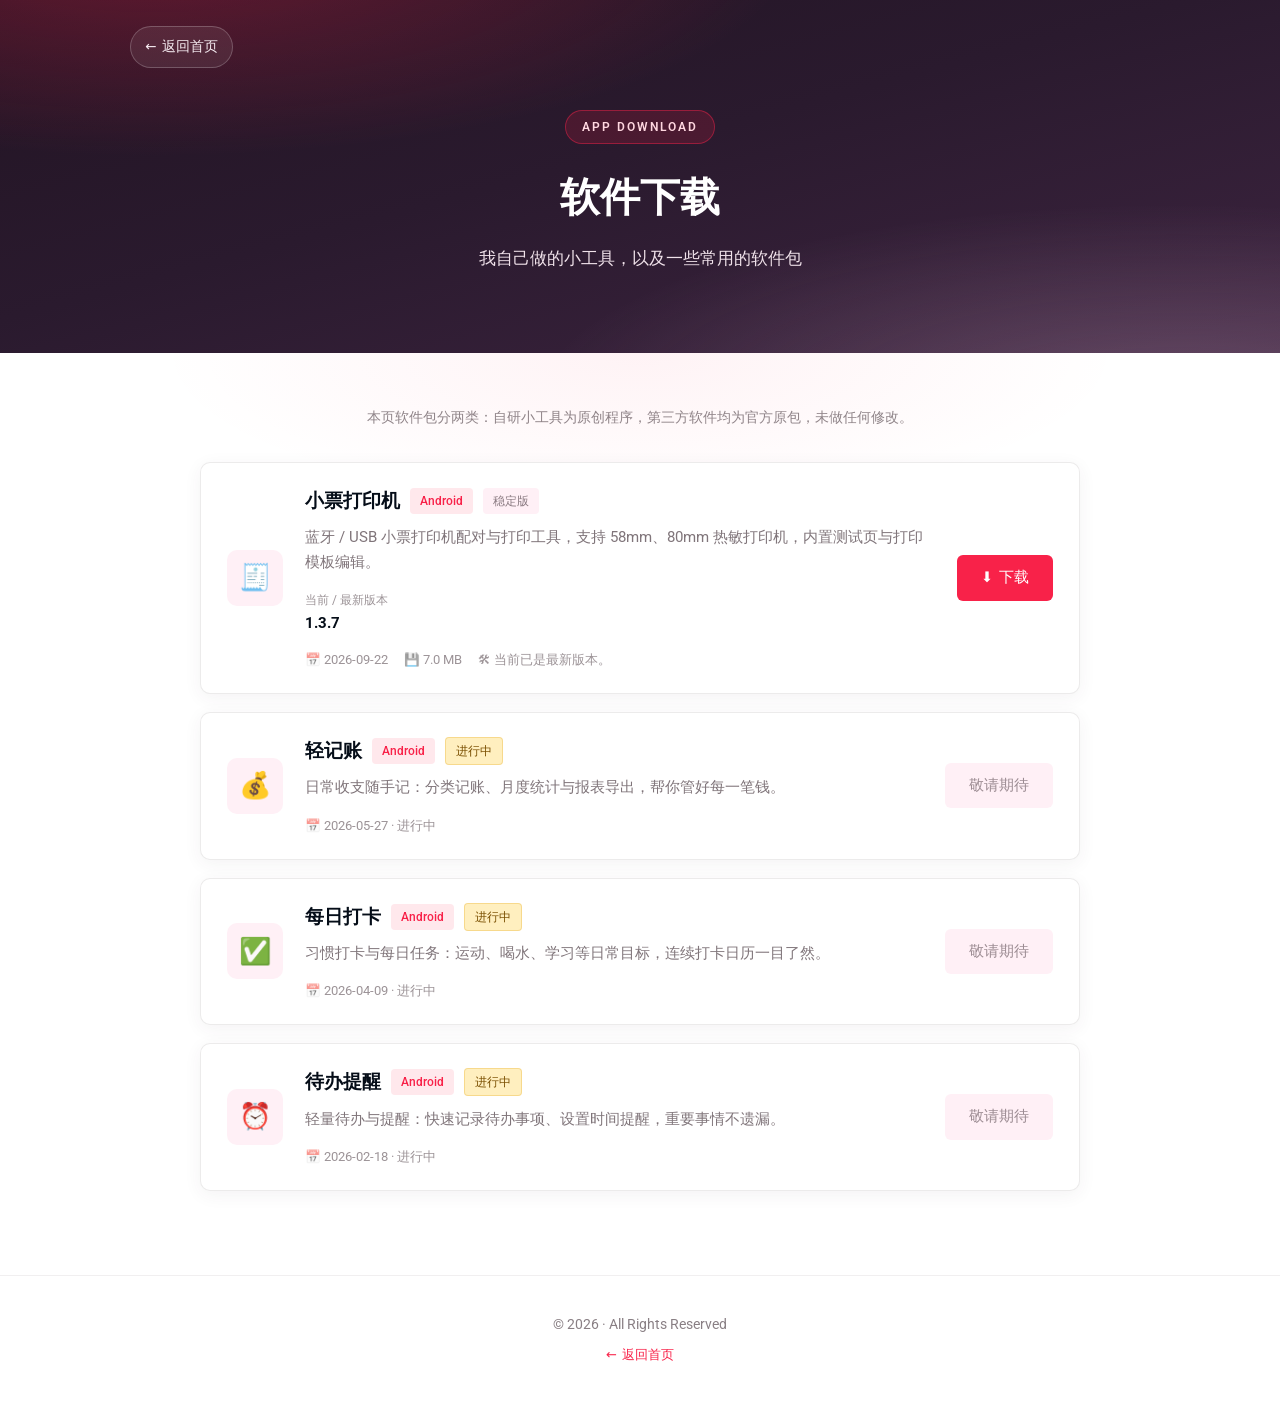
<file: download/index.html>
<!DOCTYPE html>
<html lang="zh-CN">

<head>
  <meta charset="utf-8">
  <meta content="width=device-width, initial-scale=1.0" name="viewport">
  <title>软件下载</title>
  <meta content="软件包下载页：Android / Windows / macOS 安装包。" name="description">

  <!-- 字体（公共 CDN） -->
  <link
    href="https://fonts.googleapis.com/css2?family=Roboto:wght@300;400;500;700&family=Raleway:wght@500;600;700&display=swap"
    rel="stylesheet">

  <!-- 站点主题 + 独立下载页样式 -->
  <link href="../assets/css/main.css" rel="stylesheet">
  <link href="../assets/css/download.css" rel="stylesheet">
</head>

<body class="download-page">

  <!-- ======= 顶部：返回首页 ======= -->
  <header class="dl-hero">
    <div class="dl-shell">
      <div class="dl-hero__top">
        <a href="../" class="dl-back">
          <span class="dl-back__arrow" aria-hidden="true">←</span> 返回首页
        </a>
      </div>

      <div class="dl-hero__body">
        <span class="dl-kicker">APP Download</span>
        <h1 id="pageTitle">软件下载</h1>
        <p class="dl-hero__lead" id="pageSubtitle"></p>
      </div>
    </div>
  </header>

  <!-- ======= 主体：居中卡片列表 ======= -->
  <main class="dl-main">
    <div class="dl-shell">
      <div class="dl-wrap">
        <p class="dl-note" id="pageNote"></p>
        <div class="pkg-list" id="pkgList">
          <div class="text-center text-muted py-5">列表加载中…</div>
        </div>
      </div>
    </div>
  </main>

  <!-- ======= 页脚 ======= -->
  <footer class="dl-footer">
    <p>© <span>2026</span> · All Rights Reserved</p>
    <a class="dl-footer__link" href="../"><span aria-hidden="true">←</span> 返回首页</a>
  </footer>

  <!-- 回到顶部 -->
  <a href="#" id="scrollTop" class="scroll-top" aria-label="回到顶部">
    <svg width="22" height="22" viewBox="0 0 16 16" fill="none" aria-hidden="true">
      <path d="M8 12V4m0 0L4 8m4-4l4 4" stroke="#fff" stroke-width="2" stroke-linecap="round"
        stroke-linejoin="round" />
    </svg>
  </a>

  <script src="../assets/js/download.js"></script>
  <script>
    (function () {
      'use strict';
      var top = document.getElementById('scrollTop');
      if (!top) return;
      top.addEventListener('click', function (e) {
        e.preventDefault();
        window.scrollTo({ top: 0, behavior: 'smooth' });
      });
      window.addEventListener('scroll', function () {
        top.classList.toggle('active', window.scrollY > 400);
      }, { passive: true });
    })();
  </script>
</body>

</html>
</file>
<file: assets/css/download.css>
/* ============================================================
   下载独立页 download/index.html
   无左侧导航 · 内容居中 · 移动端适配
   说明：复用 main.css 中的配色变量（粉紫主题）与 .pkg 卡片样式
   ============================================================ */

/* —— 独立页基础（本页不再引入 Bootstrap，补齐最小重置） —— */
body.download-page {
  margin: 0;
  background-color: var(--background-color);
}

.download-page *,
.download-page *::before,
.download-page *::after {
  box-sizing: border-box;
}

.download-page .dl-shell {
  width: 100%;
  max-width: 1060px;
  margin: 0 auto;
  padding: 0 20px;
}

.download-page .dl-wrap {
  max-width: 880px;
  margin: 0 auto;
}

/* 兼容 download.js 生成的加载/错误占位文本（原依赖 Bootstrap 工具类） */
.download-page .text-center {
  text-align: center;
}

.download-page .text-muted {
  color: color-mix(in srgb, var(--default-color), transparent 42%);
}

.download-page .py-5 {
  padding-top: 3rem;
  padding-bottom: 3rem;
}

/* ============================================================
   顶部 Hero（深紫 + 玫红光晕）
   ============================================================ */
.dl-hero {
  position: relative;
  padding: 26px 0 80px;
  text-align: center;
  overflow: hidden;
  background:
    radial-gradient(70% 300px at 12% -60px, rgba(248, 34, 73, .32), transparent 72%),
    radial-gradient(70% 280px at 92% 115%, rgba(205, 169, 194, .3), transparent 72%),
    linear-gradient(165deg, #221423 0%, #2a1a2e 46%, #3d2440 100%);
}

.dl-hero__top {
  display: flex;
  align-items: center;
  justify-content: space-between;
  gap: 14px;
  text-align: left;
}

.dl-brand {
  display: inline-flex;
  align-items: center;
  gap: 10px;
  font-family: var(--heading-font);
  font-size: 19px;
  font-weight: 700;
  color: #fff;
}

.dl-brand:hover {
  color: #fff;
  opacity: .9;
}

.dl-brand__mark {
  width: 34px;
  height: 34px;
  display: grid;
  place-items: center;
  border-radius: 10px;
  font-size: 20px;
  line-height: 1;
  color: #fff;
  background: linear-gradient(135deg, #f82249, #ff5f7e);
  box-shadow: 0 6px 16px rgba(248, 34, 73, .35);
}

.dl-back {
  display: inline-flex;
  align-items: center;
  gap: 6px;
  padding: 8px 14px;
  border-radius: 999px;
  border: 1px solid rgba(255, 255, 255, .22);
  background: rgba(255, 255, 255, .07);
  color: #f7edf2;
  font-size: 13.5px;
  white-space: nowrap;
  transition: .25s;
}

.dl-back:hover {
  color: #fff;
  border-color: rgba(255, 255, 255, .4);
  background: rgba(255, 255, 255, .14);
}

.dl-back .dl-back__arrow {
  transition: transform .25s;
}

.dl-back:hover .dl-back__arrow {
  transform: translateX(-3px);
}

.dl-hero__body {
  margin-top: 42px;
}

.dl-kicker {
  display: inline-block;
  padding: 6px 16px;
  border-radius: 999px;
  font-size: 11.5px;
  font-weight: 600;
  letter-spacing: .18em;
  text-transform: uppercase;
  color: #ffd7e0;
  background: rgba(248, 34, 73, .16);
  border: 1px solid rgba(248, 34, 73, .45);
}

.dl-hero h1 {
  margin: 18px auto 12px;
  color: #fff;
  font-size: clamp(27px, 4.4vw, 40px);
  font-weight: 700;
}

.dl-hero__lead {
  margin: 0 auto;
  max-width: 620px;
  color: #f0e2ea;
  font-size: clamp(14px, 2vw, 16.5px);
  line-height: 1.8;
}

.dl-hero__lead:empty {
  display: none;
}

/* ============================================================
   主体（居中卡片列表）
   ============================================================ */
.dl-main {
  position: relative;
  padding: 52px 0 84px;
  background:
    radial-gradient(620px 200px at 50% 0%, rgba(248, 34, 73, .055), transparent 78%),
    var(--background-color);
}

.dl-note {
  margin: 0 auto 32px;
  max-width: 680px;
  text-align: center;
  font-size: 13.5px;
  color: color-mix(in srgb, var(--default-color), transparent 38%);
  line-height: 1.8;
}

.dl-note:empty {
  display: none;
}

.dl-main .pkg {
  box-shadow: 0 4px 18px rgba(74, 59, 66, .06);
}

.dl-main .pkg:hover {
  box-shadow: 0 14px 34px rgba(74, 59, 66, .12);
}

/* “进行中（开发中）”角标（badge 基础样式来自 main.css） */
.download-page .pkg .badge--wip {
  color: #7a4f00;
  background: #ffefbf;
  border: 1px solid rgba(224, 158, 10, .28);
}

/* 卡片入场动画（列表由 download.js 动态填充） */
@keyframes dlRise {
  from {
    opacity: 0;
    transform: translateY(16px);
  }
  to {
    opacity: 1;
    transform: none;
  }
}

.dl-main .pkg-list .pkg {
  animation: dlRise .5s cubic-bezier(.22, .61, .36, 1) both;
}

.dl-main .pkg-list .pkg:nth-child(1) { animation-delay: .04s; }
.dl-main .pkg-list .pkg:nth-child(2) { animation-delay: .09s; }
.dl-main .pkg-list .pkg:nth-child(3) { animation-delay: .14s; }
.dl-main .pkg-list .pkg:nth-child(4) { animation-delay: .19s; }
.dl-main .pkg-list .pkg:nth-child(5) { animation-delay: .24s; }
.dl-main .pkg-list .pkg:nth-child(n+6) { animation-delay: .28s; }

/* ============================================================
   页脚
   ============================================================ */
.dl-footer {
  padding: 36px 0 46px;
  text-align: center;
  font-size: 14px;
  color: color-mix(in srgb, var(--default-color), transparent 35%);
  border-top: 1px solid color-mix(in srgb, var(--default-color), transparent 92%);
  background: #fff;
}

.dl-footer p {
  margin: 0;
}

.dl-footer .dl-footer__link {
  display: inline-flex;
  align-items: center;
  gap: 5px;
  margin-top: 8px;
  font-size: 13px;
  color: var(--accent-color);
}

.dl-footer .dl-footer__link:hover {
  color: color-mix(in srgb, var(--accent-color), transparent 25%);
}

/* ============================================================
   移动端适配
   ============================================================ */
@media (max-width: 767px) {
  .download-page .dl-shell {
    padding: 0 16px;
  }

  .dl-hero {
    padding: 18px 0 58px;
  }

  .dl-hero__body {
    margin-top: 30px;
  }

  .dl-main {
    padding: 34px 0 58px;
  }

  .dl-note {
    margin-bottom: 26px;
  }
}

@media (max-width: 600px) {
  .dl-hero__top {
    flex-direction: column;
    align-items: center;
    text-align: center;
  }

  .dl-brand {
    font-size: 18px;
  }
}

@media (max-width: 480px) {
  .dl-main .pkg {
    padding: 18px 16px;
    gap: 14px 12px;
  }

  .dl-main .pkg__icon {
    width: 46px;
    height: 46px;
    font-size: 21px;
    border-radius: 8px;
  }

  .dl-main .pkg__title h3 {
    font-size: 17px;
  }
}
</file>
<file: assets/css/main.css>
/**
 * 小鹿 · 个人博客
 * 视觉参考 iPortfolio (BootstrapMade)，配色与文案已本地化
 */

:root {
  --default-font: "Roboto", system-ui, -apple-system, "Segoe UI", "PingFang SC", "Microsoft YaHei", sans-serif;
  --heading-font: "Raleway", "PingFang SC", "Microsoft YaHei", sans-serif;
  --nav-font: "Poppins", "PingFang SC", "Microsoft YaHei", sans-serif;

  --background-color: #ffffff;
  --default-color: #4a3b42;
  --heading-color: #050d18;
  --accent-color: #f82249;
  --surface-color: #ffffff;
  --contrast-color: #ffffff;

  --nav-color: #cda9c2;
  --nav-hover-color: #ffffff;
  --nav-mobile-background-color: #2a1a2e;
  --nav-dropdown-background-color: #2a1a2e;
  --nav-dropdown-color: #cda9c2;
  --nav-dropdown-hover-color: #ffffff;
}

.light-background {
  --background-color: #fff0f6;
  --surface-color: #ffffff;
}

.dark-background {
  --background-color: #2a1a2e;
  --default-color: #ffffff;
  --heading-color: #ffffff;
  --surface-color: #3d2440;
  --contrast-color: #ffffff;
}

:root {
  scroll-behavior: smooth;
}

body {
  color: var(--default-color);
  background-color: var(--background-color);
  font-family: var(--default-font);
  font-size: 15.5px;
  line-height: 1.75;
}

a {
  color: var(--accent-color);
  text-decoration: none;
  transition: .3s;
}

a:hover {
  color: color-mix(in srgb, var(--accent-color), transparent 25%);
}

h1,
h2,
h3,
h4,
h5,
h6 {
  color: var(--heading-color);
  font-family: var(--heading-font);
}

/*--------------------------------------------------------------
# Global Header
--------------------------------------------------------------*/
.header {
  color: var(--default-color);
  background-color: var(--background-color);
  position: fixed;
  top: 0;
  left: 0;
  bottom: 0;
  padding: 0 15px 20px;
  width: 300px;
  transition: all ease-in-out .3s;
  overflow-y: auto;
  z-index: 997;
  border-right: 1px solid color-mix(in srgb, var(--default-color), transparent 90%);
}

.header .profile-img .profile-emoji {
  margin: 15px auto;
  display: flex;
  align-items: center;
  justify-content: center;
  width: 120px;
  height: 120px;
  border: 8px solid color-mix(in srgb, var(--default-color), transparent 85%);
  border-radius: 50%;
  background: radial-gradient(circle at 32% 28%, #ffe1ea, #d9a8cf);
  font-size: 60px;
  line-height: 1;
  user-select: none;
}

.header .logo {
  line-height: 1;
  margin-bottom: 15px;
}

.header .logo h1 {
  font-size: 24px;
  margin: 0;
  font-weight: 700;
  color: var(--heading-color);
}

.header .social-links {
  margin: 0 0 20px 0;
}

.header .social-links a {
  font-size: 16px;
  display: inline-flex;
  align-items: center;
  justify-content: center;
  background: color-mix(in srgb, var(--default-color), transparent 90%);
  color: var(--default-color);
  margin: 0 2px;
  border-radius: 50%;
  width: 40px;
  height: 40px;
  transition: .3s;
}

.header .social-links a:hover {
  color: var(--contrast-color);
  background: var(--accent-color);
}

@media (min-width: 1200px) {

  .header~main,
  .header~#footer {
    margin-left: 300px;
  }
}

@media (max-width: 1199px) {
  .header {
    left: -100%;
    box-shadow: 0 0 40px rgba(0, 0, 0, .35);
  }

  .header.header-show {
    left: 0;
  }
}

.backdrop {
  display: none;
  position: fixed;
  inset: 0;
  background: rgba(42, 26, 46, .6);
  z-index: 996;
}

.backdrop.show {
  display: block;
}

.header .header-toggle {
  color: var(--contrast-color);
  background-color: var(--accent-color);
  font-size: 22px;
  display: none;
  align-items: center;
  justify-content: center;
  width: 40px;
  height: 40px;
  border-radius: 50%;
  cursor: pointer;
  position: fixed;
  top: 15px;
  right: 15px;
  z-index: 9999;
  transition: background-color .3s;
}

@media (max-width: 1199px) {
  .header .header-toggle {
    display: flex;
  }
}

/*--------------------------------------------------------------
# Navigation Menu
--------------------------------------------------------------*/
.navmenu {
  padding: 0;
  z-index: 9997;
}

.navmenu ul {
  list-style: none;
  padding: 0 0 20px 0;
  margin: 0;
}

.navmenu a,
.navmenu a:focus {
  color: var(--nav-color);
  padding: 12px 12px;
  font-family: var(--nav-font);
  font-size: 15px;
  font-weight: 400;
  display: flex;
  align-items: center;
  white-space: nowrap;
  transition: .3s;
  width: 100%;
  border-radius: 6px;
}

.navmenu a .navicon,
.navmenu a:focus .navicon {
  font-size: 18px;
  margin-right: 10px;
  line-height: 1;
}

.navmenu a:hover,
.navmenu .active,
.navmenu .active:focus {
  color: var(--nav-hover-color);
  background: rgba(255, 255, 255, .06);
}

.navmenu a:hover .navicon,
.navmenu .active .navicon {
  color: var(--accent-color);
}

/*--------------------------------------------------------------
# Global Sections
--------------------------------------------------------------*/
section,
.section {
  color: var(--default-color);
  background-color: var(--background-color);
  padding: 60px 0;
  overflow: clip;
}

.section-title {
  padding-bottom: 60px;
  position: relative;
}

.section-title h2 {
  font-size: 32px;
  font-weight: 700;
  margin-bottom: 20px;
  padding-bottom: 20px;
  position: relative;
}

.section-title h2:after {
  content: "";
  position: absolute;
  display: block;
  width: 50px;
  height: 3px;
  background: var(--accent-color);
  left: 0;
  bottom: 0;
}

.section-title p {
  margin-bottom: 0;
}

/*--------------------------------------------------------------
# Hero Section
--------------------------------------------------------------*/
.hero {
  width: 100%;
  min-height: 100vh;
  position: relative;
  padding: 80px 0;
  display: flex;
  align-items: center;
  justify-content: center;
}

.hero img {
  position: absolute;
  inset: 0;
  display: block;
  width: 100%;
  height: 100%;
  object-fit: cover;
  z-index: 1;
}

.hero:before {
  content: "";
  background: color-mix(in srgb, var(--background-color), transparent 30%);
  position: absolute;
  inset: 0;
  z-index: 2;
}

.hero .container {
  position: relative;
  z-index: 3;
}

.hero h2 {
  margin: 0;
  font-size: 64px;
  font-weight: 700;
}

.hero p {
  margin: 5px 0 0 0;
  font-size: 26px;
}

.hero .typed {
  border-bottom: 2px solid var(--accent-color);
  padding-bottom: 2px;
}

.typed-cursor {
  color: var(--accent-color);
}

.typed-cursor.typed-cursor--blink {
  animation: typedjsBlink .7s infinite;
}

@keyframes typedjsBlink {
  50% {
    opacity: 0;
  }
}

.hero .hero-social {
  margin-top: 25px;
  display: flex;
  gap: 18px;
}

.hero .hero-social a {
  font-size: 24px;
  color: color-mix(in srgb, var(--default-color), transparent 45%);
  transition: .3s;
}

.hero .hero-social a:hover {
  color: var(--accent-color);
}

@media (max-width: 768px) {
  .hero h2 {
    font-size: 34px;
  }

  .hero p {
    font-size: 19px;
  }
}

/*--------------------------------------------------------------
# About Section
--------------------------------------------------------------*/
.about .content h2 {
  font-weight: 700;
  font-size: 24px;
}

.about .content ul {
  list-style: none;
  padding: 0;
}

.about .content ul li {
  margin-bottom: 12px;
  display: flex;
  align-items: center;
}

.about .content ul strong {
  margin-right: 6px;
}

.about .content ul i {
  font-size: 14px;
  margin-right: 8px;
  color: var(--accent-color);
  line-height: 0;
}

.about .about-img {
  border-radius: 12px;
  background: #fff0f6;
  border: 8px solid #fff;
  box-shadow: 0 8px 26px rgba(5, 13, 24, .08);
}

/*--------------------------------------------------------------
# Stats Section
--------------------------------------------------------------*/
.stats .stats-item {
  padding: 30px 20px;
  text-align: center;
  background: var(--surface-color);
  border: 1px solid color-mix(in srgb, var(--default-color), transparent 90%);
  border-radius: 10px;
}

.stats .stats-item i {
  font-size: 32px;
  color: var(--accent-color);
  display: block;
  margin-bottom: 10px;
}

.stats .stats-item .purecounter {
  font-size: 34px;
  font-weight: 700;
  color: var(--heading-color);
  font-family: var(--heading-font);
  display: block;
}

.stats .stats-item p {
  margin: 8px 0 0;
  font-size: 14px;
  color: color-mix(in srgb, var(--default-color), transparent 30%);
}

/*--------------------------------------------------------------
# Skills Section
--------------------------------------------------------------*/
.skills .progress {
  display: block;
  height: auto;
  overflow: visible;
  background: transparent;
  border-radius: 0;
  margin-bottom: 26px;
}

.skills .progress .progress-bar-wrap {
  display: block;
  width: 100%;
}

.skills .progress .skill {
  display: flex;
  justify-content: space-between;
  margin-bottom: 8px;
  font-size: 15px;
}

.skills .progress .skill .val {
  font-style: normal;
  color: var(--accent-color);
  font-weight: 600;
}

.skills .progress-bar-wrap {
  background: color-mix(in srgb, var(--default-color), transparent 92%);
  height: 8px;
  border-radius: 6px;
}

.skills .progress-bar {
  width: 0;
  height: 8px;
  border-radius: 6px;
  background-color: var(--accent-color);
  transition: width 1.2s ease;
}

/*--------------------------------------------------------------
# Resume Section
--------------------------------------------------------------*/
.resume .resume-title {
  font-size: 26px;
  font-weight: 700;
  margin-top: 20px;
  margin-bottom: 20px;
}

.resume .resume-item {
  padding: 0 0 20px 20px;
  margin-top: -2px;
  border-left: 2px solid var(--accent-color);
  position: relative;
}

.resume .resume-item h4 {
  line-height: 18px;
  font-size: 18px;
  font-weight: 600;
  text-transform: uppercase;
  color: var(--heading-color);
  margin-bottom: 10px;
}

.resume .resume-item h5 {
  font-size: 15px;
  background: color-mix(in srgb, var(--accent-color), transparent 92%);
  padding: 5px 15px;
  display: inline-block;
  font-weight: 600;
  margin-bottom: 10px;
  border-radius: 4px;
}

.resume .resume-item ul {
  padding-left: 20px;
}

.resume .resume-item ul li {
  padding-bottom: 8px;
}

.resume .resume-item:last-child {
  padding-bottom: 0;
}

.resume .resume-item::before {
  content: "";
  position: absolute;
  width: 16px;
  height: 16px;
  border-radius: 50px;
  left: -9px;
  top: 0;
  background: var(--background-color);
  border: 2px solid var(--accent-color);
}

/*--------------------------------------------------------------
# Portfolio / Blog Section
--------------------------------------------------------------*/
.portfolio .portfolio-filters {
  padding: 0;
  margin: 0 auto 30px auto;
  list-style: none;
  text-align: center;
}

.portfolio .portfolio-filters li {
  cursor: pointer;
  display: inline-block;
  padding: 8px 18px;
  margin: 0 6px 8px 0;
  font-size: 14px;
  font-weight: 500;
  line-height: 1;
  border-radius: 40px;
  transition: .3s;
  font-family: var(--heading-font);
}

.portfolio .portfolio-filters li:hover,
.portfolio .portfolio-filters li.filter-active {
  color: var(--contrast-color);
  background: var(--accent-color);
}

.portfolio .portfolio-item {
  position: relative;
  overflow: hidden;
}

.portfolio .portfolio-content {
  position: relative;
  overflow: hidden;
  border-radius: 10px;
  background: var(--surface-color);
  border: 1px solid color-mix(in srgb, var(--default-color), transparent 90%);
  cursor: pointer;
  height: 100%;
  transition: transform .3s, box-shadow .3s;
}

.portfolio .portfolio-content:hover {
  transform: translateY(-5px);
  box-shadow: 0 12px 30px rgba(5, 13, 24, .12);
}

.portfolio .portfolio-content img {
  width: 100%;
  height: 190px;
  object-fit: cover;
  transition: transform .5s;
}

.portfolio .portfolio-content:hover img {
  transform: scale(1.06);
}

.portfolio .portfolio-info {
  padding: 20px 22px 22px;
}

.portfolio .portfolio-info h4 {
  font-size: 18px;
  font-weight: 700;
  margin-bottom: 8px;
  transition: color .3s;
}

.portfolio .portfolio-content:hover .portfolio-info h4 {
  color: var(--accent-color);
}

.portfolio .portfolio-info p {
  font-size: 14px;
  color: color-mix(in srgb, var(--default-color), transparent 30%);
  margin-bottom: 12px;
}

.portfolio .portfolio-tags {
  display: flex;
  flex-wrap: wrap;
  gap: 6px;
  margin-bottom: 12px;
}

.portfolio .portfolio-tags span {
  font-size: 11.5px;
  padding: 2px 9px;
  border-radius: 4px;
  color: var(--accent-color);
  background: color-mix(in srgb, var(--accent-color), transparent 90%);
}

.portfolio .portfolio-info .meta {
  display: flex;
  justify-content: space-between;
  font-size: 12.5px;
  color: color-mix(in srgb, var(--default-color), transparent 45%);
}

/*--------------------------------------------------------------
# Services Section
--------------------------------------------------------------*/
.services .service-item {
  background: var(--surface-color);
  border: 1px solid color-mix(in srgb, var(--default-color), transparent 90%);
  border-radius: 10px;
  padding: 26px;
  height: 100%;
  transition: transform .3s, box-shadow .3s;
}

.services .service-item:hover {
  transform: translateY(-5px);
  box-shadow: 0 12px 30px rgba(5, 13, 24, .1);
}

.services .service-item .icon {
  width: 56px;
  height: 56px;
  display: flex;
  align-items: center;
  justify-content: center;
  margin-right: 18px;
  border-radius: 10px;
  background: color-mix(in srgb, var(--accent-color), transparent 90%);
  color: var(--accent-color);
  font-size: 24px;
  transition: .3s;
}

.services .service-item:hover .icon {
  background: var(--accent-color);
  color: var(--contrast-color);
}

.services .service-item .title {
  font-size: 18px;
  font-weight: 700;
  margin-bottom: 8px;
}

.services .service-item .description {
  font-size: 14.5px;
  color: color-mix(in srgb, var(--default-color), transparent 30%);
  margin: 0;
}

/*--------------------------------------------------------------
# Testimonials Section
--------------------------------------------------------------*/
.testimonials .testimonial-item {
  background: var(--surface-color);
  border: 1px solid color-mix(in srgb, var(--default-color), transparent 90%);
  border-radius: 10px;
  padding: 30px;
  margin: 10px;
  text-align: center;
  height: calc(100% - 20px);
}

.testimonials .testimonial-item .quote-icon-left,
.testimonials .testimonial-item .quote-icon-right {
  color: color-mix(in srgb, var(--accent-color), transparent 55%);
  font-size: 26px;
  line-height: 0;
}

.testimonials .testimonial-item .quote-icon-left {
  display: inline-block;
  margin-right: 6px;
}

.testimonials .testimonial-item .quote-icon-right {
  display: inline-block;
  margin-left: 6px;
  vertical-align: -6px;
}

.testimonials .testimonial-item p {
  font-style: italic;
  font-size: 15px;
}

.testimonials .testimonial-img {
  width: 80px;
  height: 80px;
  border-radius: 50%;
  margin: 14px auto 10px;
  border: 4px solid var(--surface-color);
  background: #fff0f6;
}

.testimonials .testimonial-item h3 {
  font-size: 18px;
  font-weight: 700;
  margin-bottom: 4px;
}

.testimonials .testimonial-item h4 {
  font-size: 13.5px;
  color: color-mix(in srgb, var(--default-color), transparent 40%);
  margin: 0;
}

.testimonials .swiper-pagination {
  margin-top: 24px;
  position: relative;
}

.testimonials .swiper-pagination .swiper-pagination-bullet {
  width: 10px;
  height: 10px;
  background: color-mix(in srgb, var(--default-color), transparent 70%);
  opacity: 1;
}

.testimonials .swiper-pagination .swiper-pagination-bullet-active {
  background: var(--accent-color);
}

/*--------------------------------------------------------------
# Contact Section
--------------------------------------------------------------*/
.contact .info-wrap {
  background: var(--surface-color);
  border: 1px solid color-mix(in srgb, var(--default-color), transparent 90%);
  border-radius: 10px;
  padding: 30px;
  height: 100%;
}

.contact .info-item {
  margin-bottom: 26px;
}

.contact .info-item:last-child {
  margin-bottom: 0;
}

.contact .info-item i {
  font-size: 20px;
  color: var(--accent-color);
  background: color-mix(in srgb, var(--accent-color), transparent 92%);
  width: 48px;
  height: 48px;
  display: flex;
  align-items: center;
  justify-content: center;
  border-radius: 50%;
  margin-right: 16px;
  transition: .3s;
}

.contact .info-item:hover i {
  background: var(--accent-color);
  color: var(--contrast-color);
}

.contact .info-item h3 {
  font-size: 17px;
  font-weight: 700;
  margin-bottom: 4px;
}

.contact .info-item p {
  margin: 0;
  font-size: 14.5px;
  color: color-mix(in srgb, var(--default-color), transparent 25%);
}

.contact .php-email-form {
  background: var(--surface-color);
  border: 1px solid color-mix(in srgb, var(--default-color), transparent 90%);
  border-radius: 10px;
  padding: 30px;
  height: 100%;
}

.contact .php-email-form label {
  font-size: 14px;
  font-weight: 600;
}

.contact .php-email-form input[type=text],
.contact .php-email-form input[type=email],
.contact .php-email-form textarea {
  font-size: 14px;
  padding: 10px 14px;
  border-radius: 6px;
  border: 1px solid color-mix(in srgb, var(--default-color), transparent 85%);
  background: var(--surface-color);
  color: var(--default-color);
  width: 100%;
}

.contact .php-email-form input:focus,
.contact .php-email-form textarea:focus {
  outline: none;
  border-color: var(--accent-color);
  box-shadow: 0 0 0 3px color-mix(in srgb, var(--accent-color), transparent 85%);
}

.contact .php-email-form button[type=submit] {
  background: var(--accent-color);
  border: 0;
  padding: 12px 34px;
  color: #fff;
  border-radius: 6px;
  font-size: 15px;
  transition: .3s;
}

.contact .php-email-form button[type=submit]:hover {
  background: color-mix(in srgb, var(--accent-color) 85%, #000 15%);
}

.php-email-form .loading {
  display: none;
  text-align: center;
  padding: 15px;
  color: var(--accent-color);
}

.php-email-form .error-message {
  display: none;
  background: #df1529;
  color: #fff;
  text-align: left;
  padding: 15px;
  margin-bottom: 20px;
  font-weight: 600;
}

.php-email-form .sent-message {
  display: none;
  color: #fff;
  background: #059652;
  text-align: center;
  padding: 15px;
  margin-bottom: 20px;
  font-weight: 600;
}

/*--------------------------------------------------------------
# 文章弹窗内容排版
--------------------------------------------------------------*/
.post-content {
  font-size: 15.5px;
}

.post-content h2 {
  font-size: 21px;
  margin: 30px 0 14px;
  padding-bottom: 12px;
  border-bottom: 1px solid color-mix(in srgb, var(--default-color), transparent 90%);
  position: relative;
}

.post-content h2:after {
  content: "";
  position: absolute;
  left: 0;
  bottom: -1px;
  width: 46px;
  height: 3px;
  background: var(--accent-color);
}

.post-content h3 {
  font-size: 18px;
  margin: 24px 0 10px;
}

.post-content p {
  margin-bottom: 18px;
}

.post-content ul,
.post-content ol {
  padding-left: 22px;
  margin-bottom: 18px;
}

.post-content li {
  margin-bottom: 8px;
}

.post-content blockquote {
  margin: 22px 0;
  padding: 14px 20px;
  border-left: 3px solid var(--accent-color);
  background: #fff0f6;
  font-style: italic;
}

.post-content pre {
  background: #2a1a2e;
  color: #f2e8ee;
  padding: 16px 18px;
  border-radius: 8px;
  overflow-x: auto;
  font-size: 13.5px;
  line-height: 1.7;
}

.post-content code {
  font-size: .92em;
}

.post-content :not(pre)>code {
  background: color-mix(in srgb, var(--accent-color), transparent 90%);
  color: var(--accent-color);
  padding: 2px 6px;
  border-radius: 4px;
}

.post-content hr {
  border: none;
  border-top: 1px solid color-mix(in srgb, var(--default-color), transparent 90%);
  margin: 28px 0;
}

.post-content img {
  border-radius: 8px;
  margin: 8px 0 18px;
}

/*--------------------------------------------------------------
# Global Footer
--------------------------------------------------------------*/
.footer {
  color: var(--default-color);
  background-color: var(--background-color);
  font-size: 14px;
  padding: 40px 0;
  position: relative;
  border-top: 1px solid color-mix(in srgb, var(--default-color), transparent 90%);
  text-align: center;
}

.footer .copyright p {
  margin-bottom: 0;
}

.footer .credits {
  margin-top: 6px;
  font-size: 13px;
  color: color-mix(in srgb, var(--default-color), transparent 35%);
}

/*--------------------------------------------------------------
# Scroll Top Button
--------------------------------------------------------------*/
.scroll-top {
  position: fixed;
  visibility: hidden;
  opacity: 0;
  right: 15px;
  bottom: -15px;
  z-index: 99999;
  background-color: var(--accent-color);
  width: 44px;
  height: 44px;
  border-radius: 50px;
  transition: all .4s;
}

.scroll-top i {
  font-size: 24px;
  color: var(--contrast-color);
  line-height: 0;
}

.scroll-top:hover {
  background-color: color-mix(in srgb, var(--accent-color), transparent 20%);
  color: var(--contrast-color);
}

.scroll-top.active {
  visibility: visible;
  opacity: 1;
  bottom: 15px;
}

/*--------------------------------------------------------------
# 下载页
--------------------------------------------------------------*/
.pkg-list {
  display: flex;
  flex-direction: column;
  gap: 18px;
}

.pkg {
  display: grid;
  grid-template-columns: auto 1fr auto;
  gap: 22px;
  align-items: center;
  padding: 22px 26px;
  border: 1px solid color-mix(in srgb, var(--default-color), transparent 90%);
  border-radius: 10px;
  background: var(--surface-color);
  transition: transform .28s, box-shadow .28s;
}

.pkg:hover {
  transform: translateY(-3px);
  box-shadow: 0 12px 30px rgba(5, 13, 24, .1);
}

.pkg__icon {
  width: 56px;
  height: 56px;
  display: grid;
  place-items: center;
  font-size: 26px;
  border-radius: 10px;
  background: #fff0f6;
}

.pkg__title {
  display: flex;
  align-items: center;
  gap: 10px;
  flex-wrap: wrap;
}

.pkg__title h3 {
  margin: 0;
  font-size: 18.5px;
}

.pkg .badge {
  font-size: 11.5px;
  padding: 3px 10px;
  border-radius: 4px;
  font-weight: 500;
  color: var(--accent-color);
  background: color-mix(in srgb, var(--accent-color), transparent 90%);
}

.pkg .badge--ghost {
  color: color-mix(in srgb, var(--default-color), transparent 35%);
  background: #fff0f6;
}

.pkg .badge--new {
  color: #fff;
  background: var(--accent-color);
}

.pkg__desc {
  margin: 8px 0 14px;
  color: color-mix(in srgb, var(--default-color), transparent 30%);
  font-size: 14.5px;
}

.pkg__ver {
  display: flex;
  align-items: flex-end;
  gap: 12px;
  flex-wrap: wrap;
}

.pkg__ver-item small {
  display: block;
  font-size: 11.5px;
  color: color-mix(in srgb, var(--default-color), transparent 45%);
}

.pkg__ver-item b {
  font-size: 14.5px;
  color: var(--heading-color);
}

.pkg__ver-item b.is-new {
  color: var(--accent-color);
}

.pkg__meta {
  margin-top: 12px;
  display: flex;
  gap: 16px;
  flex-wrap: wrap;
  font-size: 12.5px;
  color: color-mix(in srgb, var(--default-color), transparent 45%);
}

.pkg__action .btn {
  display: inline-flex;
  align-items: center;
  gap: 6px;
  padding: 10px 24px;
  border-radius: 6px;
  background: var(--accent-color);
  color: #fff;
  font-size: 14.5px;
  white-space: nowrap;
  transition: .25s;
}

.pkg__action .btn:hover {
  background: color-mix(in srgb, var(--accent-color) 85%, #000 15%);
  color: #fff;
}

.pkg__action .btn--disabled {
  background: #fff0f6;
  color: color-mix(in srgb, var(--default-color), transparent 45%);
  cursor: not-allowed;
}

.pkg__action .btn--disabled:hover {
  background: #fff0f6;
}

@media (max-width: 991px) {
  .pkg {
    grid-template-columns: auto 1fr;
  }

  .pkg__action {
    grid-column: 1 / -1;
  }

  .pkg__action .btn,
  .pkg__action .btn--disabled {
    width: 100%;
    justify-content: center;
  }
}

/*--------------------------------------------------------------
# 顶栏布局覆盖（首页：菜单不再放左侧）
--------------------------------------------------------------*/
.header {
  top: 0;
  right: 0;
  bottom: auto;
  left: 0;
  width: 100%;
  height: 72px;
  padding: 0;
  overflow: visible;
  box-shadow: none;
  border-right: 0;
  border-bottom: 1px solid rgba(255, 255, 255, .1);
}

.header-bar {
  max-width: 1200px;
  height: 100%;
  margin: 0 auto;
  padding: 0 20px;
  display: flex;
  align-items: center;
  justify-content: space-between;
  gap: 12px;
}

.header .logo {
  margin: 0;
  display: flex;
  align-items: center;
  gap: 10px;
  flex-shrink: 0;
}

.header .logo-mark {
  width: 38px;
  height: 38px;
  display: grid;
  place-items: center;
  border-radius: 12px;
  font-size: 21px;
  line-height: 1;
  background: linear-gradient(135deg, var(--accent-color), #ff5f7e);
}

.header .logo .sitename {
  margin: 0;
  font-size: 21px;
  font-weight: 700;
  font-family: var(--heading-font);
  color: #fff;
}

/* 桌面端：横向菜单 */
@media (min-width: 1200px) {

  .header~main,
  .header~#footer {
    margin-left: 0;
  }

  .header .navmenu ul {
    display: flex;
    align-items: center;
    padding: 0;
    margin: 0;
    gap: 2px;
  }

  .header .navmenu a,
  .header .navmenu a:focus {
    width: auto;
    padding: 8px 13px;
    color: rgba(255, 255, 255, .8);
    border-radius: 8px;
  }

  .header .navmenu a .navicon {
    font-size: 16px;
    margin-right: 6px;
  }

  .header .navmenu a:hover {
    color: #fff;
    background: rgba(255, 255, 255, .12);
  }

  .header .navmenu .active,
  .header .navmenu .active:focus {
    color: #fff;
    background: var(--accent-color);
  }

  .header .header-toggle {
    display: none;
  }
}

/* 移动端：汉堡按钮 + 下拉菜单 */
@media (max-width: 1199px) {

  .header .header-toggle {
    position: static;
    display: flex;
    align-items: center;
    justify-content: center;
    width: 38px;
    height: 38px;
    border-radius: 8px;
    font-size: 22px;
    color: #fff;
    background: rgba(255, 255, 255, .1);
    cursor: pointer;
    margin-left: auto;
  }

  .header .navmenu {
    display: none;
    position: fixed;
    top: 72px;
    left: 0;
    right: 0;
    max-height: calc(100vh - 72px);
    overflow-y: auto;
    padding: 10px 14px 16px;
    background: #2a1a2e;
    box-shadow: 0 18px 34px rgba(0, 0, 0, .35);
    border-top: 1px solid rgba(255, 255, 255, .1);
  }

  .header.header-show .navmenu {
    display: block;
  }

  .header .navmenu ul {
    display: block;
    padding: 0;
    margin: 0;
  }

  .header .navmenu a,
  .header .navmenu a:focus {
    width: 100%;
    padding: 12px 14px;
    color: var(--nav-color);
  }

  .header .navmenu a .navicon {
    margin-right: 10px;
  }

  .header .navmenu a:hover,
  .header .navmenu .active,
  .header .navmenu .active:focus {
    color: #fff;
    background: rgba(255, 255, 255, .1);
  }
}

/* 锚点滚动避开固定顶栏 */
main section[id] {
  scroll-margin-top: 80px;
}
</file>
